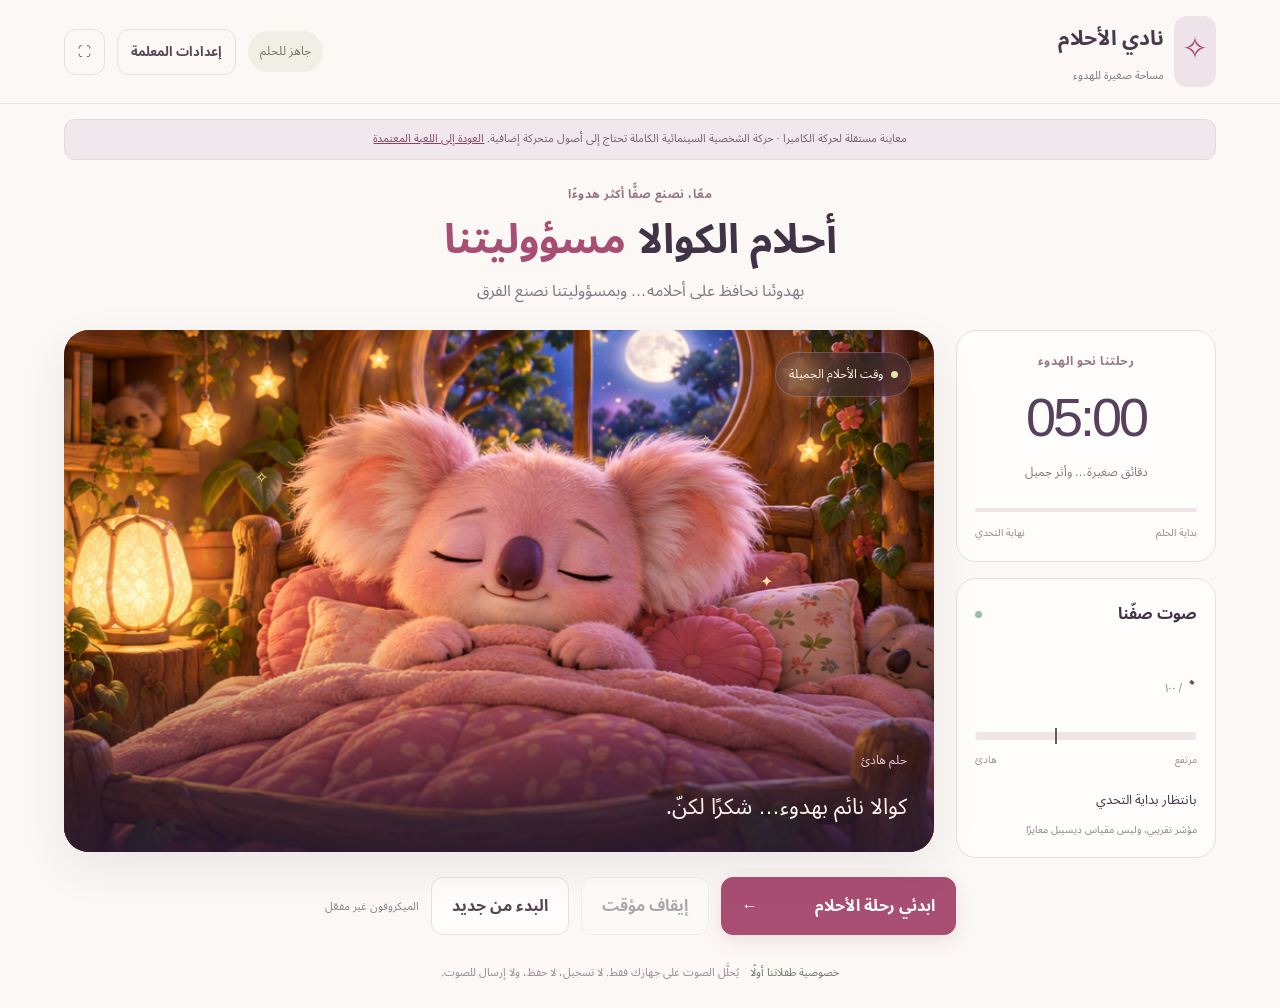
<file: koala-camera/index.html>
<!doctype html><html lang="ar" dir="rtl"><head><meta charset="utf-8"><meta name="viewport" content="width=device-width,initial-scale=1"><meta name="theme-color" content="#302539"><title>أحلام الكوالا مسؤوليتنا</title><link rel="stylesheet" href="style.css"><link rel="stylesheet" href="../koala/ending.css"><link rel="stylesheet" href="camera.css"></head><body>
<header class="mast"><a class="brand" href="./"><span class="brand-icon">✧</span> نادي الأحلام <small>مساحة صغيرة للهدوء</small></a><div class="top-actions"><span id="sourceBadge" class="badge">جاهز للحلم</span><button id="settingsBtn" class="icon-button">إعدادات المعلمة</button><button id="fullscreen" class="icon-button" aria-label="ملء الشاشة">⛶</button></div></header>
<main><aside class="experiment-note">معاينة مستقلة لحركة الكاميرا · حركة الشخصية السينمائية الكاملة تحتاج إلى أصول متحركة إضافية. <a href="../koala/">العودة إلى اللعبة المعتمدة</a></aside><section class="intro"><div class="eyebrow">معًا، نصنع صفًّا أكثر هدوءًا</div><h1>أحلام الكوالا <em>مسؤوليتنا</em></h1><p>بهدوئنا نحافظ على أحلامه… وبمسؤوليتنا نصنع الفرق</p></section>
<section class="game-layout"><div class="room" id="room" data-state="sleep" role="img" aria-label="كوالا وردي صغير يستريح في غرفة شجرة دافئة"><div class="art art-sleep"></div><div class="art art-warn"></div><div class="art art-cry"></div><div class="art art-happy"></div><div class="art art-recovery"></div><div class="recovery-paw"></div><div class="ear ear-left"></div><div class="ear ear-right"></div><div class="ambience"></div><div class="room-label"><span class="dot"></span><span id="sceneLabel">وقت الأحلام الجميلة</span></div><div class="sleep-motes" aria-hidden="true"><i>✧</i><i>✧</i><i>✦</i></div><div class="tears" aria-hidden="true"><i></i><i></i><i></i><i></i><i></i><i></i></div><div class="celebration" aria-hidden="true"></div><div class="scene-caption"><span id="stateTag">حلم هادئ</span><p id="status" role="status">كل لحظة هادئة تمنح حلمه جناحين.</p></div></div>
<aside class="dashboard"><div class="timer-card"><div class="eyebrow">رحلتنا نحو الهدوء</div><div id="timer" class="timer" role="timer" dir="ltr">05:00</div><p id="timerHint">دقائق صغيرة… وأثر جميل</p><div class="progress"><i id="progress"></i></div><div class="timer-meta"><span>بداية الحلم</span><span>نهاية التحدي</span></div></div><div class="sound-card"><section id="endingSummary" class="ending-summary" hidden role="status" aria-live="polite" aria-atomic="true"><strong id="score" class="ending-score"></strong><h2 id="resultTitle"></h2><p id="resultText"></p><small id="resultContext"></small><button id="newChallenge" class="primary">تحدٍّ جديد</button></section><div id="liveSound"><div class="card-heading"><h2>صوت صفّنا</h2><span class="live-dot"></span></div><div class="sound-number"><strong id="soundValue">٠</strong><span>/ ١٠٠</span></div><div class="meter"><i id="bar"></i><b id="thresholdMark"></b></div><div class="meter-labels"><span>هادئ</span><span>مرتفع</span></div><p id="soundText">بانتظار بداية التحدي</p><small>مؤشر تقريبي، وليس مقياس ديسيبل معايرًا</small></div></div><div class="encouragement"><span>✦</span><p>نتعلّم الهدوء معًا.<br><strong>وكل محاولة جديدة تصنع فرقًا.</strong></p></div></aside></section>
<nav class="controls" aria-label="التحكم بالتحدي"><button class="primary" id="start">ابدئي رحلة الأحلام <span>←</span></button><button id="pause" disabled>إيقاف مؤقت</button><button id="restart">البدء من جديد</button><span id="micStatus" role="status">الميكروفون غير مفعّل</span></nav>
<section id="demoControls" class="demo-controls" hidden aria-label="محاكاة الصف"><span>مختبر الأحلام · عرض تجريبي</span><button data-demo="quiet">صف هادئ</button><button data-demo="rising">ضوضاء متزايدة</button><button data-demo="loud">ضوضاء مستمرة</button><button data-demo="recovery">عودة الهدوء</button><button data-demo="finish">إنهاء بالنتيجة الحالية</button><button data-demo="success">تجربة تحقيق الهدف</button><button data-demo="retry">تجربة المحاولة مجددًا</button></section>
<footer><span>خصوصية طفلاتنا أولًا</span> يُحلَّل الصوت على جهازك فقط. لا تسجيل، لا حفظ، ولا إرسال للصوت.</footer></main>
<dialog id="settings"><form id="settingsForm"><div class="dialog-heading"><div><div class="eyebrow">مساحتكِ يا معلمتنا</div><h2>نهيّئ حلمًا جميلًا</h2></div><button type="button" id="closeSettings" aria-label="إغلاق الإعدادات">×</button></div><p class="dialog-intro">اختاري ما يناسب نشاط الصف. يمكننا دائمًا أن نهدأ ونحاول مجددًا.</p><div class="fields"><label for="cameraMode">حركة الكاميرا<select id="cameraMode"><option value="cinematic" selected>سينمائية</option><option value="fixed">ثابتة</option></select><small id="cameraMotionNote">حركة هادئة داخل المشهد فقط.</small></label><label>مدة التحدي <span>١–٣٠ دقيقة</span><input id="minutes" type="number" min="1" max="30" step="1" value="5" required></label><label for="successTarget">هدف وقت الهدوء <span>٪ من مدة التحدي</span><input id="successTarget" type="number" min="1" max="100" step="1" value="80" required><small>من مدة التحدي، دون احتساب الفترات غير المرصودة هدوءًا.</small></label><label>نشاط الصف<select id="mode"><option value="0.035">أثناء الشرح — هدوء أكبر</option><option value="0.065" selected>أثناء التطبيق — يسمح بالحديث الهادئ</option><option value="0.10">أثناء العمل الجماعي — حديث معتدل</option></select></label><label>استمرار الضوضاء قبل الاستيقاظ <span>ثوانٍ</span><input id="seconds" type="number" min="2" max="20" value="4" required></label><label>مدة الهدوء للتعافي <span>ثوانٍ</span><input id="recovery" type="number" min="2" max="20" value="4" required></label></div><label class="range-label" for="gain">حساسية الميكروفون <output id="gainText">100%</output></label><input id="gain" type="range" min="50" max="250" value="100"><div class="calibration"><div><strong>لصفّكِ بصمته الصوتية</strong><p id="calibrationText">عايري ضجيج الغرفة الطبيعي لمدة ٣ ثوانٍ قبل البدء.</p></div><button type="button" id="calibrate">معايرة الميكروفون</button></div><p id="permission" class="permission" role="status">سيطلب المتصفح إذن الميكروفون عند البدء. يمكنكِ التجربة دونه.</p><div class="dialog-actions"><button type="submit" class="primary" id="micStart">بدء التحدي بالميكروفون</button><button type="button" id="demoStart">التجربة دون ميكروفون</button></div><p class="privacy">يلزم HTTPS أو localhost للميكروفون. الحساسية والمؤشر تقريبيان، ولا يُقيَّم أي طفل على حدة.</p></form></dialog>

<script type="module" src="app.js?v=endings-1"></script><script type="module" src="camera.mjs?v=endings-1"></script></body></html>
</file>
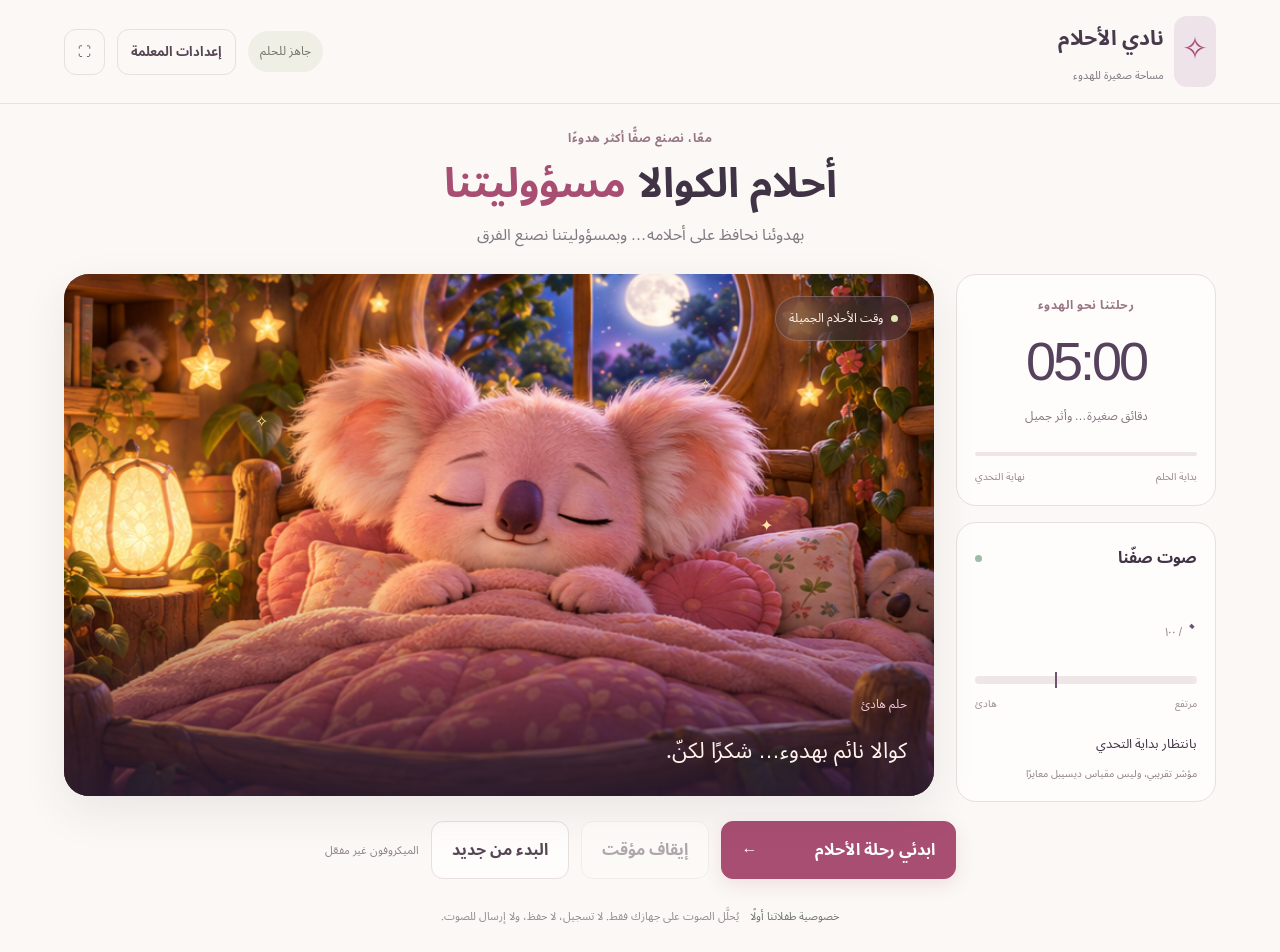
<file: koala/index.html>
<!doctype html><html lang="ar" dir="rtl"><head><meta charset="utf-8"><meta name="viewport" content="width=device-width,initial-scale=1"><meta name="theme-color" content="#302539"><title>أحلام الكوالا مسؤوليتنا</title><link rel="stylesheet" href="style.css"><link rel="stylesheet" href="ending.css"></head><body>
<header class="mast"><a class="brand" href="./"><span class="brand-icon">✧</span> نادي الأحلام <small>مساحة صغيرة للهدوء</small></a><div class="top-actions"><span id="sourceBadge" class="badge">جاهز للحلم</span><button id="settingsBtn" class="icon-button">إعدادات المعلمة</button><button id="fullscreen" class="icon-button" aria-label="ملء الشاشة">⛶</button></div></header>
<main><section class="intro"><div class="eyebrow">معًا، نصنع صفًّا أكثر هدوءًا</div><h1>أحلام الكوالا <em>مسؤوليتنا</em></h1><p>بهدوئنا نحافظ على أحلامه… وبمسؤوليتنا نصنع الفرق</p></section>
<section class="game-layout"><div class="room" id="room" data-state="sleep" role="img" aria-label="كوالا وردي صغير يستريح في غرفة شجرة دافئة"><div class="art art-sleep"></div><div class="art art-warn"></div><div class="art art-cry"></div><div class="art art-happy"></div><div class="art art-recovery"></div><div class="recovery-paw"></div><div class="ear ear-left"></div><div class="ear ear-right"></div><div class="ambience"></div><div class="room-label"><span class="dot"></span><span id="sceneLabel">وقت الأحلام الجميلة</span></div><div class="sleep-motes" aria-hidden="true"><i>✧</i><i>✧</i><i>✦</i></div><div class="tears" aria-hidden="true"><i></i><i></i><i></i><i></i><i></i><i></i></div><div class="celebration" aria-hidden="true"></div><div class="scene-caption"><span id="stateTag">حلم هادئ</span><p id="status" role="status">كل لحظة هادئة تمنح حلمه جناحين.</p></div></div>
<aside class="dashboard"><div class="timer-card"><div class="eyebrow">رحلتنا نحو الهدوء</div><div id="timer" class="timer" role="timer" dir="ltr">05:00</div><p id="timerHint">دقائق صغيرة… وأثر جميل</p><div class="progress"><i id="progress"></i></div><div class="timer-meta"><span>بداية الحلم</span><span>نهاية التحدي</span></div></div><div class="sound-card"><section id="endingSummary" class="ending-summary" hidden role="status" aria-live="polite" aria-atomic="true"><strong id="score" class="ending-score"></strong><h2 id="resultTitle"></h2><p id="resultText"></p><small id="resultContext"></small><button id="newChallenge" class="primary">تحدٍّ جديد</button></section><div id="liveSound"><div class="card-heading"><h2>صوت صفّنا</h2><span class="live-dot"></span></div><div class="sound-number"><strong id="soundValue">٠</strong><span>/ ١٠٠</span></div><div class="meter"><i id="bar"></i><b id="thresholdMark"></b></div><div class="meter-labels"><span>هادئ</span><span>مرتفع</span></div><p id="soundText">بانتظار بداية التحدي</p><small>مؤشر تقريبي، وليس مقياس ديسيبل معايرًا</small></div></div><div class="encouragement"><span>✦</span><p>نتعلّم الهدوء معًا.<br><strong>وكل محاولة جديدة تصنع فرقًا.</strong></p></div></aside></section>
<nav class="controls" aria-label="التحكم بالتحدي"><button class="primary" id="start">ابدئي رحلة الأحلام <span>←</span></button><button id="pause" disabled>إيقاف مؤقت</button><button id="restart">البدء من جديد</button><span id="micStatus" role="status">الميكروفون غير مفعّل</span></nav>
<section id="demoControls" class="demo-controls" hidden aria-label="محاكاة الصف"><span>مختبر الأحلام · عرض تجريبي</span><button data-demo="quiet">صف هادئ</button><button data-demo="rising">ضوضاء متزايدة</button><button data-demo="loud">ضوضاء مستمرة</button><button data-demo="recovery">عودة الهدوء</button><button data-demo="finish">إنهاء بالنتيجة الحالية</button><button data-demo="success">تجربة تحقيق الهدف</button><button data-demo="retry">تجربة المحاولة مجددًا</button></section>
<footer><span>خصوصية طفلاتنا أولًا</span> يُحلَّل الصوت على جهازك فقط. لا تسجيل، لا حفظ، ولا إرسال للصوت.</footer></main>
<dialog id="settings"><form id="settingsForm"><div class="dialog-heading"><div><div class="eyebrow">مساحتكِ يا معلمتنا</div><h2>نهيّئ حلمًا جميلًا</h2></div><button type="button" id="closeSettings" aria-label="إغلاق الإعدادات">×</button></div><p class="dialog-intro">اختاري ما يناسب نشاط الصف. يمكننا دائمًا أن نهدأ ونحاول مجددًا.</p><div class="fields"><label>مدة التحدي <span>١–٣٠ دقيقة</span><input id="minutes" type="number" min="1" max="30" step="1" value="5" required></label><label for="successTarget">هدف وقت الهدوء <span>٪ من مدة التحدي</span><input id="successTarget" type="number" min="1" max="100" step="1" value="80" required><small>من مدة التحدي، دون احتساب الفترات غير المرصودة هدوءًا.</small></label><label>نشاط الصف<select id="mode"><option value="0.035">أثناء الشرح — هدوء أكبر</option><option value="0.065" selected>أثناء التطبيق — يسمح بالحديث الهادئ</option><option value="0.10">أثناء العمل الجماعي — حديث معتدل</option></select></label><label>استمرار الضوضاء قبل الاستيقاظ <span>ثوانٍ</span><input id="seconds" type="number" min="2" max="20" value="4" required></label><label>مدة الهدوء للتعافي <span>ثوانٍ</span><input id="recovery" type="number" min="2" max="20" value="4" required></label></div><label class="range-label" for="gain">حساسية الميكروفون <output id="gainText">100%</output></label><input id="gain" type="range" min="50" max="250" value="100"><div class="calibration"><div><strong>لصفّكِ بصمته الصوتية</strong><p id="calibrationText">عايري ضجيج الغرفة الطبيعي لمدة ٣ ثوانٍ قبل البدء.</p></div><button type="button" id="calibrate">معايرة الميكروفون</button></div><p id="permission" class="permission" role="status">سيطلب المتصفح إذن الميكروفون عند البدء. يمكنكِ التجربة دونه.</p><div class="dialog-actions"><button type="submit" class="primary" id="micStart">بدء التحدي بالميكروفون</button><button type="button" id="demoStart">التجربة دون ميكروفون</button></div><p class="privacy">يلزم HTTPS أو localhost للميكروفون. الحساسية والمؤشر تقريبيان، ولا يُقيَّم أي طفل على حدة.</p></form></dialog>

<script type="module" src="app.js?v=endings-1"></script></body></html>
</file>
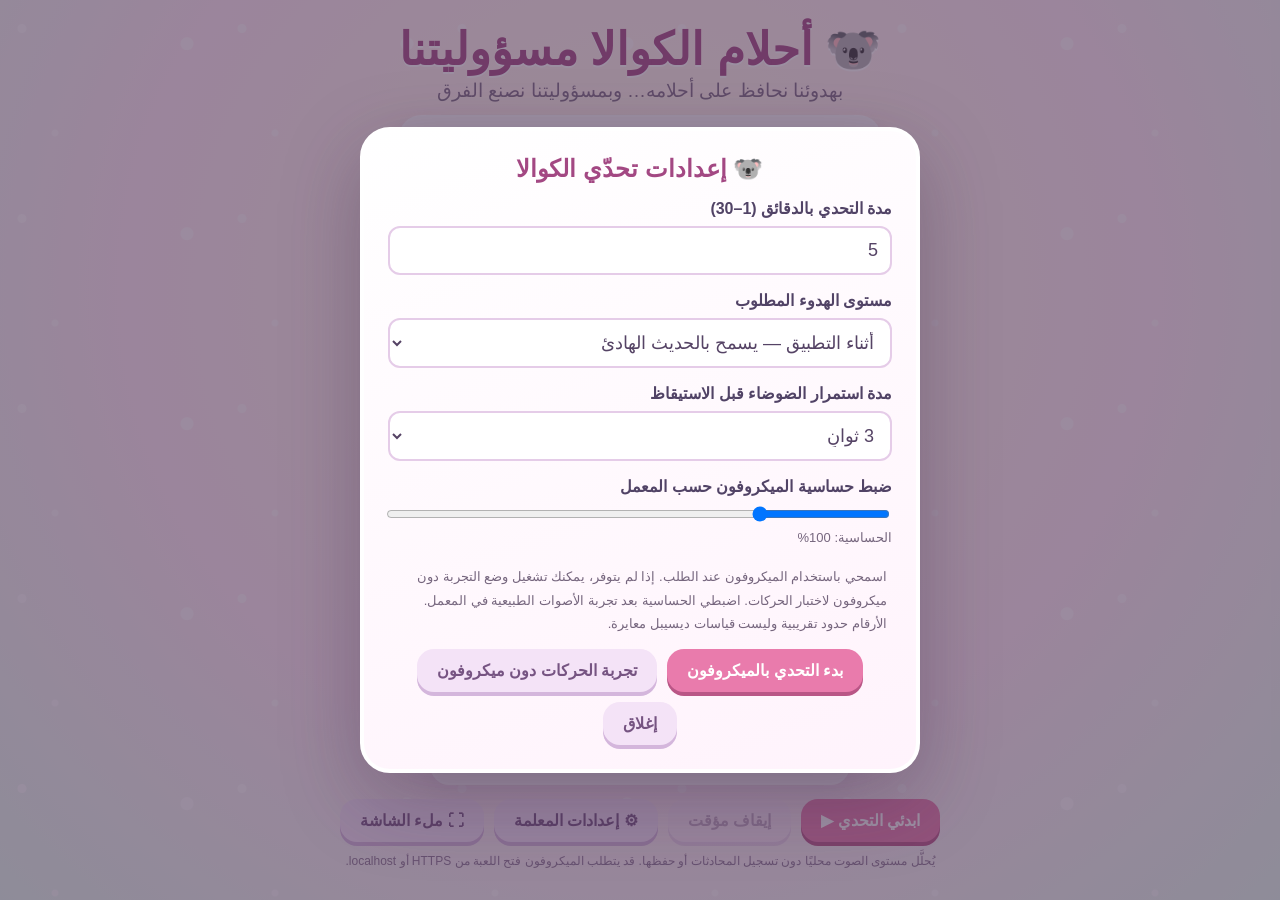
<file: koala/prototype.html>
<!doctype html><html lang="ar" dir="rtl"><head><meta charset="utf-8"><meta name="viewport" content="width=device-width,initial-scale=1"><title>أحلام الكوالا مسؤوليتنا</title><style>
:root{font-family:'Tahoma','Arial',sans-serif;color:#514366}*{box-sizing:border-box}body{margin:0;min-height:100vh;background:radial-gradient(ellipse at 50% 30%,#fff5de,#f7e8ff 58%,#d4f2e9);overflow-x:hidden}.scene{min-height:100vh;position:relative;display:flex;flex-direction:column;align-items:center;padding:18px 18px 32px;overflow:hidden}.scene:before{content:'';position:absolute;inset:0;background:radial-gradient(circle at 10% 15%,#fff9 0 4px,transparent 5px),radial-gradient(circle at 85% 23%,#fff9 0 6px,transparent 7px),radial-gradient(circle at 25% 70%,#fff8 0 3px,transparent 4px);background-size:220px 190px;pointer-events:none}.top{z-index:2;text-align:center}h1{margin:5px 0 3px;font-size:clamp(25px,4vw,45px);color:#a34883;text-shadow:0 2px #fff}p{margin:5px}.sub{color:#7b6c83;font-size:clamp(13px,1.6vw,19px)}.status{margin:13px auto 0;background:#ffffffd9;border:2px solid #fff;padding:9px 20px;border-radius:25px;font-size:19px;max-width:95vw;box-shadow:0 8px 22px #bda6ca35}.time{font:900 clamp(40px,6vw,76px) Tahoma,Arial,sans-serif;color:#7d5aab;letter-spacing:2px;text-shadow:0 4px white}.center{z-index:1;width:min(680px,95vw);position:relative;display:flex;justify-content:center;align-items:center;flex:1;min-height:360px}.halo{position:absolute;width:min(560px,90vw);height:330px;border-radius:50%;background:radial-gradient(ellipse,#fff7db 0%,#ffdfed 45%,#ffffff00 75%);filter:blur(7px)}.bed{position:absolute;bottom:8%;width:75%;height:85px;border-radius:50%;background:linear-gradient(#caa3d5,#9779bd);box-shadow:0 20px 0 #7c699c,0 27px 22px #86659a55}.pillow{position:absolute;bottom:21%;width:57%;height:78px;border-radius:50%;background:linear-gradient(white,#f3d8ed);box-shadow:0 8px 16px #c98bb955}.koala{position:relative;z-index:1;width:min(360px,74vw);height:auto;filter:drop-shadow(0 15px 16px #b86d9d45);transform-origin:50% 76%;animation:breathe 3.3s ease-in-out infinite}.koala.warn{animation:stir .5s ease-in-out infinite alternate}.koala.upset{animation:shiver .4s ease-in-out infinite alternate}.koala.happy{animation:jump .8s ease-in-out infinite}.eye-open,.tear,.smile,.mouth-sad,.arm-head{opacity:0}.koala.upset .eye-open,.koala.happy .eye-open,.koala.upset .tear,.koala.upset .mouth-sad,.koala.upset .arm-head,.koala.happy .smile{opacity:1}.koala.upset .eye-sleep,.koala.happy .eye-sleep,.koala.upset .mouth-sleep,.koala.happy .mouth-sleep{opacity:0}.koala.upset .arm-rest{opacity:0}.koala.upset .tear{animation:drop 1.3s infinite}.meter{z-index:2;background:#fffc;border:2px solid white;border-radius:20px;padding:12px 18px;width:min(420px,90vw);box-shadow:0 8px 25px #b7a0be30}.meterlabel{display:flex;justify-content:space-between;font-size:14px;margin-bottom:8px}.track{height:17px;background:#eee4f0;border-radius:20px;overflow:hidden;direction:ltr}.fill{height:100%;width:0%;background:linear-gradient(90deg,#76d8a2,#f6d97d,#f091a8);border-radius:20px;transition:width .2s}.actions{z-index:3;display:flex;gap:10px;flex-wrap:wrap;justify-content:center;margin-top:14px}button{cursor:pointer;border:0;background:#ab6ac3;color:white;padding:12px 20px;border-radius:17px;font-weight:bold;font-size:16px;box-shadow:0 4px 0 #87519c}button:active{transform:translateY(3px);box-shadow:0 1px 0 #87519c}button.secondary{background:#f4e3f7;color:#765482;box-shadow:0 4px 0 #d4b6dc}button.pink{background:#e97bac;box-shadow:0 4px 0 #b95686}button:disabled{opacity:.45;cursor:not-allowed}.panel{position:fixed;inset:0;background:#4730528a;z-index:10;display:flex;align-items:center;justify-content:center;padding:15px}.panel.hidden{display:none}.dialog{background:linear-gradient(160deg,#fff,#fff3fc);border:4px solid white;border-radius:30px;width:min(560px,95vw);max-height:92vh;overflow:auto;padding:24px;box-shadow:0 25px 80px #42284a55}.dialog h2{color:#a34883;text-align:center;margin:0 0 10px}.field{margin:16px 0}.field label{display:block;font-weight:bold;margin-bottom:8px}.field input[type=number],.field select{width:100%;border:2px solid #e5cce8;border-radius:12px;padding:12px;font-size:18px;background:white;color:#554365}.note{font-size:13px;line-height:1.8;color:#76667e}.result{display:none;z-index:4;position:absolute;inset:10% 10%;background:#fffef4f2;border:4px solid #f6d4e7;border-radius:35px;align-items:center;justify-content:center;flex-direction:column;text-align:center;padding:20px;box-shadow:0 18px 40px #af82a255}.result.show{display:flex}.result h2{font-size:clamp(25px,4vw,42px);color:#b9578e}.result p{font-size:20px;line-height:1.7}.foot{z-index:2;color:#8b7792;font-size:12px;text-align:center;margin-top:12px}.stars{position:absolute;font-size:34px;top:13%;left:18%;animation:twinkle 2s infinite alternate}.stars2{left:auto;right:17%;top:28%;animation-delay:.6s}@keyframes breathe{50%{transform:translateY(5px) scale(1.015)}}@keyframes stir{from{transform:rotate(-2deg)}to{transform:rotate(2deg)}}@keyframes shiver{from{transform:translateX(-3px)}to{transform:translateX(3px)}}@keyframes jump{50%{transform:translateY(-24px) rotate(3deg)}}@keyframes drop{50%{transform:translateY(9px);opacity:.7}}@keyframes twinkle{to{opacity:.3;transform:scale(.7)}}@media(max-height:730px){.center{min-height:260px}.koala{width:min(275px,65vw)}.bed{bottom:0}.pillow{bottom:13%}} 
/* تعبير البيئة بحسب الحالة */
.scene{transition:background 1.2s ease,filter .8s ease;background:radial-gradient(ellipse at 50% 32%,#fff9e6,#ffe9f3 56%,#e3f9ed)}
.scene.state-warn{background:radial-gradient(ellipse at 50% 32%,#f7e7f3,#e4d9f2 58%,#c8c6e3)}
.scene.state-upset{background:radial-gradient(ellipse at 50% 32%,#c9b9d7,#998aaa 58%,#6f728f)}
.scene.state-upset .stars{opacity:.12;animation:none}
.scene.state-upset .halo{background:radial-gradient(ellipse,#ead6e8 0%,#ad9cbf 48%,#ffffff00 76%)}
.scene.state-upset .bed{filter:brightness(.8)}
.scene.state-happy{background:radial-gradient(ellipse at 50% 32%,#fff5b9,#ffe0ef 52%,#c6f8e5)}
.koala:not(.upset) .tear{opacity:0!important;animation:none!important}
@media(prefers-reduced-motion:reduce){.koala,.stars,.tear{animation:none!important}}
</style></head><body><main class="scene"><header class="top"><h1>🐨 أحلام الكوالا مسؤوليتنا</h1><div class="sub">بهدوئنا نحافظ على أحلامه… وبمسؤوليتنا نصنع الفرق</div><div class="status" id="status" aria-live="polite">اضبطي المؤقت ثم ابدئي التحدي</div><div class="time" id="timer">05:00</div></header><section class="center"><div class="halo"></div><div class="stars" aria-hidden="true">✦</div><div class="stars stars2" aria-hidden="true">✧</div><div class="bed"></div><div class="pillow"></div><svg id="koala" class="koala" viewBox="0 0 420 405" role="img" aria-label="كوالا وردي لطيف نائم"><defs><radialGradient id="fur"><stop stop-color="#ffe3ef"/><stop offset=".7" stop-color="#f5a5ce"/><stop offset="1" stop-color="#d777ac"/></radialGradient><radialGradient id="ear"><stop stop-color="#f9c5dc"/><stop offset="1" stop-color="#b55b96"/></radialGradient><linearGradient id="belly" x2="0" y2="1"><stop stop-color="#fff7fb"/><stop offset="1" stop-color="#f6b6d7"/></linearGradient><filter id="soft"><feGaussianBlur stdDeviation="1"/></filter></defs><ellipse cx="210" cy="324" rx="122" ry="70" fill="url(#fur)"/><ellipse cx="210" cy="330" rx="75" ry="46" fill="url(#belly)"/><ellipse cx="95" cy="125" rx="75" ry="84" fill="url(#fur)"/><ellipse cx="325" cy="125" rx="75" ry="84" fill="url(#fur)"/><ellipse cx="95" cy="125" rx="50" ry="58" fill="url(#ear)"/><ellipse cx="325" cy="125" rx="50" ry="58" fill="url(#ear)"/><ellipse cx="210" cy="188" rx="146" ry="148" fill="url(#fur)"/><path d="M153 66 Q178 35 196 58 Q214 28 231 58 Q250 42 272 72" fill="#f8b7d6"/><ellipse cx="149" cy="245" rx="25" ry="15" fill="#ee7eae" opacity=".6"/><ellipse cx="273" cy="245" rx="25" ry="15" fill="#ee7eae" opacity=".6"/><g class="eye-sleep" fill="none" stroke="#7c506e" stroke-width="7" stroke-linecap="round"><path d="M128 196 Q155 221 183 194"/><path d="M237 194 Q264 221 292 196"/></g><g class="eye-open"><ellipse cx="155" cy="197" rx="22" ry="29" fill="#fff"/><ellipse cx="265" cy="197" rx="22" ry="29" fill="#fff"/><ellipse cx="156" cy="201" rx="14" ry="21" fill="#49304e"/><ellipse cx="264" cy="201" rx="14" ry="21" fill="#49304e"/><circle cx="161" cy="192" r="6" fill="#fff"/><circle cx="269" cy="192" r="6" fill="#fff"/></g><ellipse cx="210" cy="237" rx="39" ry="52" fill="#74506e"/><ellipse cx="198" cy="220" rx="13" ry="19" fill="#a883a0" opacity=".55"/><path class="mouth-sleep" d="M197 289 Q210 298 224 289" fill="none" stroke="#885c77" stroke-width="5" stroke-linecap="round"/><path class="mouth-sad" d="M196 300 Q210 275 226 300" fill="none" stroke="#7c4c6b" stroke-width="6" stroke-linecap="round"/><path class="smile" d="M179 285 Q210 330 242 285" fill="none" stroke="#7c4c6b" stroke-width="7" stroke-linecap="round"/><g class="tear" fill="#79c9ed"><path d="M122 229 Q103 261 122 265 Q142 261 122 229"/><path d="M299 229 Q280 261 299 265 Q318 261 299 229"/></g><g class="arm-rest"><ellipse cx="113" cy="320" rx="42" ry="30" fill="url(#fur)" transform="rotate(-20 113 320)"/><ellipse cx="306" cy="320" rx="42" ry="30" fill="url(#fur)" transform="rotate(20 306 320)"/></g><g class="arm-head"><ellipse cx="100" cy="240" rx="27" ry="64" fill="url(#fur)" transform="rotate(27 100 240)"/><ellipse cx="320" cy="240" rx="27" ry="64" fill="url(#fur)" transform="rotate(-27 320 240)"/></g><ellipse cx="135" cy="370" rx="41" ry="25" fill="url(#fur)"/><ellipse cx="285" cy="370" rx="41" ry="25" fill="url(#fur)"/></svg><div class="result" id="result"><h2 id="resultTitle">أحسنتن!</h2><p id="resultText"></p><button class="pink" onclick="openSettings()">تحدٍّ جديد 🩷</button></div></section><section class="meter"><div class="meterlabel"><strong>مستوى الصوت</strong><span id="soundText">بانتظار الميكروفون</span></div><div class="track"><div id="bar" class="fill"></div></div></section><nav class="actions"><button id="start" class="pink" onclick="startChallenge()">ابدئي التحدي ▶</button><button id="pause" class="secondary" onclick="togglePause()" disabled>إيقاف مؤقت</button><button class="secondary" onclick="openSettings()">⚙ إعدادات المعلمة</button><button class="secondary" onclick="toggleFullScreen()">⛶ ملء الشاشة</button></nav><footer class="foot" id="foot">يُحلَّل مستوى الصوت محليًا دون تسجيل المحادثات أو حفظها. قد يتطلب الميكروفون فتح اللعبة من HTTPS أو localhost.</footer></main><div class="panel" id="panel"><div class="dialog"><h2>🐨 إعدادات تحدّي الكوالا</h2><div class="field"><label for="minutes">مدة التحدي بالدقائق (1–30)</label><input type="number" id="minutes" value="5" min="1" max="30"></div><div class="field"><label for="mode">مستوى الهدوء المطلوب</label><select id="mode"><option value="0.035">أثناء الشرح — هدوء أكبر</option><option value="0.065" selected>أثناء التطبيق — يسمح بالحديث الهادئ</option><option value="0.10">أثناء العمل الجماعي — حديث معتدل</option></select></div><div class="field"><label for="seconds">مدة استمرار الضوضاء قبل الاستيقاظ</label><select id="seconds"><option value="2">ثانيتان</option><option value="3" selected>3 ثوانٍ</option><option value="5">5 ثوانٍ</option></select></div><div class="field"><label for="gain">ضبط حساسية الميكروفون حسب المعمل</label><input id="gain" type="range" min="50" max="250" value="100" style="width:100%"><div class="note" id="gainText">الحساسية: 100%</div></div><p class="note">اسمحي باستخدام الميكروفون عند الطلب. إذا لم يتوفر، يمكنك تشغيل وضع التجربة دون ميكروفون لاختبار الحركات. اضبطي الحساسية بعد تجربة الأصوات الطبيعية في المعمل. الأرقام حدود تقريبية وليست قياسات ديسيبل معايرة.</p><div class="actions"><button class="pink" onclick="startChallenge()">بدء التحدي بالميكروفون</button><button class="secondary" onclick="startDemo()">تجربة الحركات دون ميكروفون</button><button class="secondary" onclick="closeSettings()">إغلاق</button></div></div></div><script>
let total=300,remaining=300,running=false,paused=false,demo=false,context,analyser,stream,raf,lastTick=0,highFor=0,calmFor=0,noisySeconds=0,warningSeconds=0,frames=0,level=0,state='sleep',threshold=.065,noiseHold=3,ended=false;const $=id=>document.getElementById(id);function format(t){let s=Math.max(0,Math.ceil(t));return String(Math.floor(s/60)).padStart(2,'0')+':'+String(s%60).padStart(2,'0')}function setState(s){if(state===s)return;state=s;document.querySelector('.scene').classList.remove('state-sleep','state-warn','state-upset','state-happy');document.querySelector('.scene').classList.add('state-'+s);$('koala').className.baseVal='koala '+(s==='sleep'?'':s);let messages={sleep:'كوالا نائم بهدوء… شكرًا لكنّ 🌙',warn:'ششش… كوالا بدأ يتقلب في نومه 💤',upset:'استيقظ كوالا! لنساعده على العودة للنوم 🩷',happy:'كوالا سعيد بمسؤوليتكن! ⭐'};$('status').textContent=messages[s]}function stopAudio(){if(stream){stream.getTracks().forEach(t=>t.stop());stream=null}if(context){context.close().catch(()=>{});context=null}analyser=null}function stopChallenge(){running=false;cancelAnimationFrame(raf);stopAudio();$('pause').disabled=true;$('start').disabled=false}function reset(){stopChallenge();ended=false;paused=false;highFor=0;calmFor=0;noisySeconds=0;warningSeconds=0;frames=0;level=0;state='';setState('sleep');$('result').classList.remove('show');total=Math.min(30,Math.max(1,Number($('minutes').value)||5))*60;remaining=total;threshold=Number($('mode').value);noiseHold=Number($('seconds').value);$('timer').textContent=format(remaining);$('bar').style.width='0%';$('soundText').textContent='بانتظار الميكروفون';$('pause').textContent='إيقاف مؤقت'}function openSettings(){reset();$('panel').classList.remove('hidden')}function closeSettings(){$('panel').classList.add('hidden')}async function startChallenge(){reset();demo=false;try{if(!navigator.mediaDevices?.getUserMedia)throw Error('المتصفح لا يسمح باستخدام الميكروفون هنا. افتحي الملف عبر HTTPS أو localhost.');stream=await navigator.mediaDevices.getUserMedia({audio:{echoCancellation:false,noiseSuppression:false,autoGainControl:false},video:false});context=new(window.AudioContext||window.webkitAudioContext)();await context.resume();analyser=context.createAnalyser();analyser.fftSize=2048;analyser.smoothingTimeConstant=.5;context.createMediaStreamSource(stream).connect(analyser);begin()}catch(e){stopAudio();$('status').textContent='تعذّر تشغيل الميكروفون: '+e.message;alert('تعذّر تشغيل الميكروفون. قد تحتاج اللعبة إلى تشغيلها عبر HTTPS أو localhost ومنح إذن الميكروفون.\n'+e.message);$('panel').classList.remove('hidden')}}function startDemo(){reset();demo=true;begin();$('soundText').textContent='وضع تجريبي — لا يقيس الصف';$('foot').textContent='وضع التجربة: استخدمي الأزرار أدناه لمحاكاة الضوضاء. لا يجري قياس الصوت.';let demoBtns=document.getElementById('demoBtns');if(!demoBtns){demoBtns=document.createElement('div');demoBtns.id='demoBtns';demoBtns.className='actions';demoBtns.innerHTML='<button class="secondary" onclick="demoNoise=true">🔊 محاكاة ضوضاء</button><button class="secondary" onclick="demoNoise=false">🌙 عودة الهدوء</button>';document.querySelector('.actions').after(demoBtns)}demoBtns.style.display='flex'}let demoNoise=false;function begin(){closeSettings();running=true;paused=false;$('start').disabled=true;$('pause').disabled=false;lastTick=performance.now();raf=requestAnimationFrame(tick)}function togglePause(){if(!running)return;paused=!paused;$('pause').textContent=paused?'استئناف':'إيقاف مؤقت';$('status').textContent=paused?'التحدي متوقف مؤقتًا':('كوالا ينتظر هدوءكن 🩷');lastTick=performance.now()}function tick(now){if(!running)return;let dt=Math.min(.1,(now-lastTick)/1000||0);lastTick=now;if(!paused){remaining-=dt;let rms=0;if(demo){rms=demoNoise?.14:.01}else if(analyser){let arr=new Float32Array(analyser.fftSize);analyser.getFloatTimeDomainData(arr);let sum=0;for(let x of arr)sum+=x*x;rms=Math.sqrt(sum/arr.length)*Number($('gain').value)/100}level=rms;$('bar').style.width=Math.min(100,rms/.18*100)+'%';if(!demo)$('soundText').textContent=rms>threshold?'الصوت مرتفع':'مستوى مناسب';if(rms>threshold){highFor+=dt;calmFor=0;noisySeconds+=dt;if(highFor>=noiseHold)setState('upset');else if(highFor>=.8)setState('warn')}else{highFor=Math.max(0,highFor-dt*.7);calmFor+=dt;if(calmFor>=2)setState('sleep')}if(remaining<=0){finish();return}$('timer').textContent=format(remaining)}raf=requestAnimationFrame(tick)}function finish(){remaining=0;$('timer').textContent='00:00';stopChallenge();setState('happy');$('result').classList.add('show');let good=Math.max(0,Math.round((1-noisySeconds/total)*100));$('resultTitle').textContent='أحسنتن يا صديقات كوالا! 🌟';$('resultText').textContent='شكرًا لأنكن حاولتن الحفاظ على الهدوء واحترام راحة الآخرين!\nنسبة الوقت ضمن مستوى الصوت المطلوب تقريبًا: '+good+'٪';$('resultText').style.whiteSpace='pre-line';$('foot').textContent='المؤشر تقريبي ويعتمد على الميكروفون ومكانه، وليس تقييمًا لكل طالبة على حدة.'}function toggleFullScreen(){if(!document.fullscreenElement)document.documentElement.requestFullscreen?.();else document.exitFullscreen?.()}$('gain').addEventListener('input',()=>{$('gainText').textContent='الحساسية: '+$('gain').value+'%'});$('minutes').addEventListener('change',()=>{if(!running){remaining=Math.min(30,Math.max(1,Number($('minutes').value)||5))*60;$('timer').textContent=format(remaining)}});window.addEventListener('beforeunload',stopAudio);
</script></body></html>
</file>
<file: koala-camera/style.css>
@font-face{font-family:DreamArabic;src:url(../koala/assets/arabic-regular.ttf);font-weight:400 500;font-display:swap}@font-face{font-family:DreamArabic;src:url(../koala/assets/arabic-bold.ttf);font-weight:700 800;font-display:swap}
:root{font-family:DreamArabic,Tahoma,Arial,sans-serif;color:#403345;background:#fbf8f5;font-synthesis:none;--rose:#a84e72;--muted:#827781;--line:#e8dfdf}*{box-sizing:border-box}body{margin:0}button,input,select{font:inherit}button{min-height:46px;cursor:pointer;border:1px solid var(--line);border-radius:12px;padding:11px 20px;background:#fffdfb;color:#554555;font-weight:700;transition:background .2s,transform .2s}button:hover{background:#f6e8ef;transform:translateY(-1px)}button:focus-visible,input:focus-visible,select:focus-visible{outline:3px solid #925bb9;outline-offset:3px}button:disabled{opacity:.45;cursor:default;transform:none}.primary{background:#a84e72;color:white;border-color:#a84e72;box-shadow:0 6px 18px #a84e7224}.primary:hover{background:#8d3e5e}.mast{max-width:1440px;margin:auto;padding:24px 5%;display:flex;align-items:center;justify-content:space-between;border-bottom:1px solid var(--line)}.brand{text-decoration:none;color:#49394c;font-size:21px;font-weight:800;display:grid;grid-template-columns:42px auto;column-gap:10px}.brand-icon{grid-row:span 2;background:#eee3e8;border-radius:13px;color:var(--rose);font-size:31px;text-align:center}.brand small{font-size:11px;font-weight:500;color:var(--muted);margin-top:4px}.top-actions{display:flex;align-items:center;gap:12px}.icon-button{background:transparent;padding:8px 13px;font-size:13px;min-height:40px}.badge{font-size:12px;color:#747568;background:#efefe5;padding:8px 12px;border-radius:30px}main{max-width:1360px;padding:0 5%;margin:auto}.intro{text-align:center;padding:33px 0 27px}.eyebrow{font-size:12px;letter-spacing:.5px;color:#977584;font-weight:700}h1{font-size:clamp(30px,3.2vw,46px);margin:10px 0;font-weight:800;line-height:1.3}h1 em{font-style:normal;color:var(--rose)}.intro p{color:var(--muted);font-size:16px;margin:0}.game-layout{display:grid;grid-template-columns:minmax(0,1fr) 260px;gap:22px;direction:ltr}.room{direction:rtl;aspect-ratio:4/3;position:relative;overflow:hidden;border-radius:25px;background:#704f6b;isolation:isolate;box-shadow:0 16px 45px #48334116}.art{position:absolute;inset:-1.5%;background-image:url('../koala/assets/dreams.png');background-size:200% 200%;transition:opacity 1.5s,filter 2s;will-change:transform;opacity:0}.art-sleep{background-position:0 0;opacity:1;animation:breathe 5s ease-in-out infinite}.art-warn{background-position:100% 0}.art-cry{background-position:0 100%}.art-happy{background-position:100% 100%}.room[data-state=warn] .art-sleep,.room[data-state=cry] .art-sleep,.room[data-state=happy] .art-sleep{opacity:0}.room[data-state=warn] .art-warn,.room[data-state=cry] .art-cry,.room[data-state=happy] .art-happy{opacity:1}.room[data-state=warn] .art-warn{animation:stir 3s ease-in-out infinite}.room[data-state=cry] .art-cry{animation:sob 2s ease-in-out infinite}.room[data-state=recovery] .art-sleep{filter:brightness(1.08);animation:breathe 5s ease-in-out infinite}.room[data-state=happy] .art-happy{animation:joy 3s ease-in-out infinite}.ambience{position:absolute;inset:0;background:linear-gradient(transparent 60%,#291d37c9);pointer-events:none}.room-label{position:absolute;top:22px;right:22px;display:flex;gap:8px;align-items:center;color:#fff5ed;font-size:12px;background:#38283d70;backdrop-filter:blur(12px);padding:9px 13px;border:1px solid #ffffff30;border-radius:30px}.dot,.live-dot{width:7px;height:7px;background:#dce8ac;border-radius:50%;display:inline-block}.scene-caption{position:absolute;bottom:22px;right:27px;left:27px;color:#fff3ec;text-align:right;pointer-events:none}.scene-caption span{font-size:12px;color:#f4c8da}.scene-caption p{font-size:clamp(16px,1.8vw,22px);margin:8px 0 0}.dashboard{direction:rtl;display:flex;flex-direction:column;gap:16px}.timer-card,.sound-card{border:1px solid var(--line);border-radius:20px;background:#fffdfb;padding:24px}.timer-card{text-align:center}.timer{font:500 clamp(44px,4.7vw,65px) Arial,sans-serif;color:#57425d;letter-spacing:-3px;margin:19px 0 10px;font-variant-numeric:tabular-nums}.timer-card p{font-size:12px;color:var(--muted)}.progress{height:4px;background:#efe5e9;border-radius:4px;margin-top:23px;overflow:hidden;direction:ltr}.progress i{display:block;background:#ba8098;width:0;height:100%}.timer-meta{display:flex;justify-content:space-between;font-size:10px;color:#94858f;margin-top:10px}.card-heading{display:flex;justify-content:space-between;align-items:center}.card-heading h2{font-size:16px;margin:0}.live-dot{background:#99bda6}.sound-number{display:flex;align-items:baseline;gap:5px;margin:16px 0;color:#988c94}.sound-number strong{font-size:33px;color:#69566a;font-weight:500}.sound-number span{font-size:12px}.meter{height:8px;border-radius:9px;background:#eee7e6;position:relative;direction:ltr}.meter i{display:block;height:100%;border-radius:9px;width:0;background:linear-gradient(90deg,#9ec9b4,#dec990,#c77693);transition:width .15s}.meter b{position:absolute;top:-4px;height:16px;width:2px;background:#70546d;left:36%}.meter-labels{display:flex;justify-content:space-between;font-size:10px;color:#988c94;margin-top:9px}.sound-card p{font-size:13px;margin:16px 0 7px}.sound-card small{font-size:10px;color:#8d7f88;line-height:1.8;display:block}.encouragement{display:flex;gap:13px;align-items:center;padding:0 13px;color:#8e697d;flex:1}.encouragement>span{font-size:31px;color:#b79a75}.encouragement p{font-size:12px;line-height:1.9}.encouragement strong{font-weight:500;color:#9a8c94}.controls{display:flex;justify-content:center;gap:12px;align-items:center;flex-wrap:wrap;margin:24px 0 15px}.controls .primary{min-width:235px;display:flex;justify-content:space-between;gap:25px}.controls>span{font-size:11px;color:#8d7f88}.demo-controls{background:#f0e8ee;padding:13px;border-radius:14px;display:flex;align-items:center;justify-content:center;gap:8px;flex-wrap:wrap}.demo-controls[hidden]{display:none}.demo-controls>span{font-size:12px;margin-inline:8px}.demo-controls button{font-size:12px;padding:8px 12px;min-height:42px}.demo-controls button[aria-pressed=true]{background:#734e72;color:white}footer{text-align:center;font-size:11px;color:#978993;padding:18px 0 25px;line-height:1.8}footer span{color:#6c756b;margin-inline-end:8px}dialog{border:1px solid #e4d6df;border-radius:25px;padding:30px;background:#fffcfa;color:#4c394e;width:min(650px,calc(100% - 28px));max-height:90dvh;box-shadow:0 30px 100px #23152d45}dialog::backdrop{background:#261e35a8;backdrop-filter:blur(7px)}.dialog-heading{display:flex;align-items:center;justify-content:space-between}.dialog-heading h2{font-size:27px;margin:6px 0}.dialog-heading button{font-size:23px;padding:4px 15px}.dialog-intro{font-size:14px;line-height:1.8;color:#8c7b86;margin-bottom:22px}.fields{display:grid;grid-template-columns:1fr 1fr;gap:20px}label{font-size:13px;font-weight:700;display:block}label span{font-size:10px;color:#8c7b86;font-weight:400;margin-inline-start:5px}input[type=number],select{display:block;width:100%;margin-top:8px;background:white;border:1px solid #e1d6df;border-radius:10px;padding:12px;color:#57445b;min-height:47px;font-size:13px}input[type=range]{width:100%;accent-color:#a84e72;margin:17px 0}.range-label{display:flex;justify-content:space-between;margin-top:23px}.calibration{display:flex;align-items:center;gap:14px;background:#f3eeee;border-radius:13px;padding:15px;margin-top:10px}.calibration strong{font-size:13px}.calibration p{font-size:11px;line-height:1.7;margin:7px 0 0;color:#7e6c79}.calibration button{font-size:11px;white-space:nowrap}.permission{font-size:12px;line-height:1.8;color:#826778}.dialog-actions{display:flex;gap:10px;margin-top:20px}.dialog-actions button{flex:1;font-size:13px}.privacy{font-size:10px;color:#8c7b86;line-height:1.8;margin-bottom:0}#result{text-align:center;width:min(540px,calc(100% - 28px))}.result-star{color:#b79054;font-size:65px}#result h2{font-size:32px;color:#a84e72}#result p{line-height:2;font-size:17px}.result-score{padding:20px;background:#f2ebe9;border-radius:15px;margin:20px 0;display:grid;gap:7px}.result-score strong{font-size:38px;color:#a84e72}.result-score span,.result-note{font-size:12px!important;color:#81747f}#result button{margin:5px;font-size:13px}.tears{display:none;position:absolute;inset:0;pointer-events:none}.room[data-state=cry] .tears{display:block}.tears i{position:absolute;left:43%;top:46%;width:9px;height:17px;background:radial-gradient(circle at 35% 30%,#fff 0 8%,#d4f4ffba 23%,#84c6e2b0 70%);border:1px solid #d8f6ffb0;border-radius:65% 35% 65% 35%;transform:rotate(-35deg);animation:tear 1.9s cubic-bezier(.4,0,.8,.5) infinite both;filter:drop-shadow(0 2px 3px #5f9bb980)}.tears i:nth-child(2){animation-delay:-.65s}.tears i:nth-child(3){animation-delay:-1.3s}.tears i:nth-child(n+4){left:56%;animation-duration:2.15s}.tears i:nth-child(4){animation-delay:-.25s}.tears i:nth-child(5){animation-delay:-.95s}.tears i:nth-child(6){animation-delay:-1.65s}.wipe{position:absolute;width:11%;height:8%;left:42%;top:47%;border-radius:40%;background:radial-gradient(ellipse,#ffebf4dc,#e7adc099,transparent 75%);opacity:0;pointer-events:none}.room[data-state=recovery] .wipe{animation:wipe 2.4s ease-in-out 1}.sleep-motes i{position:absolute;left:22%;top:25%;color:#ffe3a5;animation:float 6s infinite;font-style:normal}.sleep-motes i:nth-child(2){left:73%;top:18%;animation-delay:-2s}.sleep-motes i:nth-child(3){left:80%;top:45%;animation-delay:-4s}.room[data-state=cry] .sleep-motes{opacity:.2;transition:opacity 1.5s}.celebration{position:absolute;inset:0;pointer-events:none;display:none}.room[data-state=happy] .celebration{display:block}.celebration i{position:absolute;color:#ffe2a2;font-style:normal;animation:magic 4s ease-out infinite;left:var(--x);top:80%;animation-delay:var(--delay);font-size:var(--size)}body.paused .room *,body.paused .room{animation-play-state:paused!important}@keyframes breathe{50%{transform:scale(1.013) translateY(2px)}}@keyframes stir{40%{transform:rotate(.5deg) scale(1.01)}70%{transform:rotate(-.4deg)}}@keyframes sob{35%{transform:translateY(2px) scale(1.006)}65%{transform:translateX(1px)}}@keyframes joy{50%{transform:translateY(-4px) scale(1.015)}}@keyframes tear{0%{opacity:0;transform:translate(0,-5px) scale(.35) rotate(-35deg)}15%{opacity:.95}55%{opacity:.85;transform:translate(2px,25px) scale(.8) rotate(-25deg)}90%,100%{opacity:0;transform:translate(5px,85px) scale(.55) rotate(-20deg)}}@keyframes wipe{20%,70%{opacity:.9}30%{transform:translateX(20px) rotate(-15deg)}65%{transform:translateX(-8px)}100%{opacity:0}}@keyframes float{50%{transform:translateY(-10px);opacity:.45}}@keyframes magic{0%{transform:translateY(0) rotate(0);opacity:0}20%{opacity:1}100%{transform:translateY(-360px) rotate(160deg);opacity:0}}@media(min-width:1500px){main{max-width:1460px}.game-layout{grid-template-columns:minmax(0,1fr) 290px}}@media(max-width:900px){.game-layout{grid-template-columns:minmax(0,1fr) 215px;gap:14px}.timer-card,.sound-card{padding:18px}.intro{padding:25px 0}.encouragement{display:none}.room{aspect-ratio:1.1}.art{background-size:266.66% 200%;background-position-x:16.66%}.art-warn,.art-happy{background-position-x:83.33%}.tears i{left:40%}.tears i:nth-child(n+4){left:58%}}@media(max-width:650px){.mast{padding:16px 5%}.brand{font-size:17px}.brand small{font-size:9px}.badge{display:none}.top-actions{gap:6px}.icon-button{font-size:11px;padding:8px}.intro p{font-size:12px}.intro .eyebrow{font-size:10px}.intro h1{font-size:29px}.game-layout{display:flex;flex-direction:column}.room{aspect-ratio:4/3;border-radius:18px}.art{background-size:200% 200%;background-position-x:0}.art-warn,.art-happy{background-position-x:100%}.tears i{left:43%;width:6px;height:12px}.tears i:nth-child(n+4){left:56%}.dashboard{display:grid;grid-template-columns:1fr 1fr;gap:12px}.timer-card,.sound-card{padding:15px;border-radius:15px}.timer{font-size:42px;margin:12px 0}.timer-card .eyebrow{font-size:10px}.timer-card p{font-size:10px}.timer-meta{font-size:9px}.sound-number{margin:7px 0}.sound-card small{font-size:9px}.sound-card p{font-size:11px;margin:10px 0 4px}.card-heading h2{font-size:13px}.controls{gap:8px;margin-top:17px}.controls .primary{width:100%;justify-content:center}.controls>button{font-size:12px;flex:1}.controls>span{width:100%;text-align:center;margin-top:5px}.scene-caption{right:18px;bottom:15px}.scene-caption p{font-size:14px}.room-label{top:13px;right:13px;font-size:10px}.fields{gap:14px}dialog{padding:20px}.dialog-heading h2{font-size:24px}.calibration{flex-direction:column;align-items:stretch}.dialog-actions{flex-direction:column}footer{font-size:10px}.tears{--drop:55px}}@media(prefers-reduced-motion:reduce){*,*::before,*::after{scroll-behavior:auto!important;animation:none!important;transition-duration:.01ms!important}.room[data-state=cry] .tears i{opacity:.7}.celebration{display:none!important}}
[hidden]{display:none!important}.ear{position:absolute;inset:-1.5%;background:url('../koala/assets/dreams.png') 0 0/200% 200%;pointer-events:none;opacity:0}.room[data-state=sleep] .ear{opacity:1}.ear-left{clip-path:ellipse(12% 17% at 31% 33%);transform-origin:38% 42%;animation:ear-twitch 9s ease-in-out infinite}.ear-right{clip-path:ellipse(12% 17% at 69% 36%);transform-origin:62% 42%;animation:ear-twitch 11s 2s ease-in-out infinite}@keyframes ear-twitch{0%,68%,78%,100%{transform:rotate(0)}71%,75%{transform:rotate(.9deg)}73%{transform:rotate(-.5deg)}}
@media(prefers-reduced-motion:reduce){.ear{animation:none!important}}
.art-recovery{background-image:url('../koala/assets/recovery.png');background-size:100% 100%;background-position:center}.room[data-state=recovery] .art-sleep{opacity:0}.room[data-state=recovery] .art-recovery{opacity:1;animation:breathe 5s ease-in-out infinite}.recovery-paw{position:absolute;inset:-1.5%;background:url('../koala/assets/recovery.png') center/100% 100%;clip-path:ellipse(9% 12% at 41% 51%);transform-origin:40% 59%;opacity:0;pointer-events:none}.room[data-state=recovery] .recovery-paw{animation:paw-wipe 2.5s ease-in-out both}@keyframes paw-wipe{0%,100%{opacity:0;transform:rotate(0)}35%{opacity:1;transform:rotate(1deg)}65%{opacity:1;transform:rotate(-1deg)}}
@media(min-width:901px) and (max-height:950px){.mast{padding-top:16px;padding-bottom:16px}.intro{padding:22px 0}.intro h1{margin:7px 0}.room{aspect-ratio:auto;min-height:420px;height:58vh}.timer-card,.sound-card{padding:18px}.timer{margin:12px 0;font-size:54px}.encouragement{display:none}.controls{margin:19px 0 10px}}
@media(prefers-reduced-motion:reduce){.room[data-state=recovery] .recovery-paw{animation:none!important}}
.meter-labels{direction:ltr}@media(max-width:650px){.controls .primary{flex:0 0 100%}.controls>button{min-height:48px}}
.art-cry{filter:saturate(.76) brightness(.86)}
</file>
<file: koala/ending.css>
/* Non-blocking result replaces the inactive sound card, never the character. */
.sound-card.ending-active{padding:0;background:transparent;border:0}
.ending-summary{border:1px solid #e3d2dd;border-radius:18px;background:#fffaf5;padding:18px;text-align:center;box-shadow:0 8px 25px #8d617e12;animation:ending-arrive .5s ease both}
.ending-summary .ending-score{display:block;font-size:36px;font-weight:700;line-height:1.4;color:#a84e72}
.ending-summary h2{font-size:16px;margin:8px 0;color:#76516e}
.ending-summary p{font-size:13px;line-height:1.9;margin:6px 0}
.ending-summary small{display:block;font-size:10px;line-height:1.8;color:#827781;margin:8px 0}
.ending-summary button{font-size:13px;width:100%;margin-top:7px}
.ending-summary[data-outcome=retry]{background:#f8f3fa;border-color:#ddd1e4}
.room[data-state=disappointed] .art-sleep{opacity:0}
.room[data-state=disappointed] .art-cry{opacity:1;filter:saturate(.85) brightness(.96);animation:sob 2.7s ease-in-out infinite}
.room[data-state=disappointed] .tears{display:block}
.room[data-state=disappointed] .sleep-motes{opacity:.4}
.room[data-ending=success] .art-happy,.room[data-ending=retry] .art-cry{transition:opacity .45s ease,filter 1.5s ease}
.room[data-ending] .art-sleep{transition:opacity .45s ease}
@keyframes ending-arrive{from{opacity:0;transform:translateY(7px)}to{opacity:1;transform:translateY(0)}}
@media(max-width:650px){.ending-summary{padding:12px}.ending-summary h2{font-size:14px}.ending-summary p{font-size:12px}.ending-summary small{font-size:9px}.ending-summary button{font-size:11px;padding:8px;min-height:44px}.ending-summary .ending-score{font-size:30px}.ending-summary p{margin:4px 0}.ending-summary button{width:auto;min-width:110px}}
@media(prefers-reduced-motion:reduce){.ending-summary{animation:none!important}.room[data-state=disappointed] .tears i{opacity:.7}}

.room[data-state=disappointed] .tears i{animation-duration:2.8s}.room[data-state=disappointed] .tears i:nth-child(n+4){animation-duration:3.1s}

label[for=successTarget] small{display:block;font-size:10px;font-weight:400;color:#827781;line-height:1.8;margin-top:6px}
</file>
<file: koala-camera/camera.css>
/* Experiment only. No camera transforms are applied to the room container or interface. */
.camera-stage{position:absolute;inset:0;transform-origin:50% 43%;transform:scale(1);will-change:transform;pointer-events:none}
.camera-stage.camera-stationary{will-change:auto}
/* Preserve the full reference frame at tablet widths: extra CSS cropping would cut the ears. */
.camera-stage .art{background-size:200% 200%;background-position-x:0}
.camera-stage .art-warn,.camera-stage .art-happy{background-position-x:100%}
.camera-stage .art-recovery{background-size:100% 100%;background-position:center}
.experiment-note{font-size:11px;color:#755c71;background:#f1e8ee;border:1px solid #e5d7df;border-radius:11px;padding:9px 14px;margin-top:15px;line-height:1.9;text-align:center}
.experiment-note a{color:#884466;white-space:nowrap}
#cameraMotionNote{display:block;font-size:10px;font-weight:400;color:#827781;line-height:1.8;margin-top:5px}
@media(prefers-reduced-motion:reduce){.camera-stage{transform:none!important;will-change:auto}}
</file>
<file: koala/style.css>
@font-face{font-family:DreamArabic;src:url(assets/arabic-regular.ttf);font-weight:400 500;font-display:swap}@font-face{font-family:DreamArabic;src:url(assets/arabic-bold.ttf);font-weight:700 800;font-display:swap}
:root{font-family:DreamArabic,Tahoma,Arial,sans-serif;color:#403345;background:#fbf8f5;font-synthesis:none;--rose:#a84e72;--muted:#827781;--line:#e8dfdf}*{box-sizing:border-box}body{margin:0}button,input,select{font:inherit}button{min-height:46px;cursor:pointer;border:1px solid var(--line);border-radius:12px;padding:11px 20px;background:#fffdfb;color:#554555;font-weight:700;transition:background .2s,transform .2s}button:hover{background:#f6e8ef;transform:translateY(-1px)}button:focus-visible,input:focus-visible,select:focus-visible{outline:3px solid #925bb9;outline-offset:3px}button:disabled{opacity:.45;cursor:default;transform:none}.primary{background:#a84e72;color:white;border-color:#a84e72;box-shadow:0 6px 18px #a84e7224}.primary:hover{background:#8d3e5e}.mast{max-width:1440px;margin:auto;padding:24px 5%;display:flex;align-items:center;justify-content:space-between;border-bottom:1px solid var(--line)}.brand{text-decoration:none;color:#49394c;font-size:21px;font-weight:800;display:grid;grid-template-columns:42px auto;column-gap:10px}.brand-icon{grid-row:span 2;background:#eee3e8;border-radius:13px;color:var(--rose);font-size:31px;text-align:center}.brand small{font-size:11px;font-weight:500;color:var(--muted);margin-top:4px}.top-actions{display:flex;align-items:center;gap:12px}.icon-button{background:transparent;padding:8px 13px;font-size:13px;min-height:40px}.badge{font-size:12px;color:#747568;background:#efefe5;padding:8px 12px;border-radius:30px}main{max-width:1360px;padding:0 5%;margin:auto}.intro{text-align:center;padding:33px 0 27px}.eyebrow{font-size:12px;letter-spacing:.5px;color:#977584;font-weight:700}h1{font-size:clamp(30px,3.2vw,46px);margin:10px 0;font-weight:800;line-height:1.3}h1 em{font-style:normal;color:var(--rose)}.intro p{color:var(--muted);font-size:16px;margin:0}.game-layout{display:grid;grid-template-columns:minmax(0,1fr) 260px;gap:22px;direction:ltr}.room{direction:rtl;aspect-ratio:4/3;position:relative;overflow:hidden;border-radius:25px;background:#704f6b;isolation:isolate;box-shadow:0 16px 45px #48334116}.art{position:absolute;inset:-1.5%;background-image:url('assets/dreams.png');background-size:200% 200%;transition:opacity 1.5s,filter 2s;will-change:transform;opacity:0}.art-sleep{background-position:0 0;opacity:1;animation:breathe 5s ease-in-out infinite}.art-warn{background-position:100% 0}.art-cry{background-position:0 100%}.art-happy{background-position:100% 100%}.room[data-state=warn] .art-sleep,.room[data-state=cry] .art-sleep,.room[data-state=happy] .art-sleep{opacity:0}.room[data-state=warn] .art-warn,.room[data-state=cry] .art-cry,.room[data-state=happy] .art-happy{opacity:1}.room[data-state=warn] .art-warn{animation:stir 3s ease-in-out infinite}.room[data-state=cry] .art-cry{animation:sob 2s ease-in-out infinite}.room[data-state=recovery] .art-sleep{filter:brightness(1.08);animation:breathe 5s ease-in-out infinite}.room[data-state=happy] .art-happy{animation:joy 3s ease-in-out infinite}.ambience{position:absolute;inset:0;background:linear-gradient(transparent 60%,#291d37c9);pointer-events:none}.room-label{position:absolute;top:22px;right:22px;display:flex;gap:8px;align-items:center;color:#fff5ed;font-size:12px;background:#38283d70;backdrop-filter:blur(12px);padding:9px 13px;border:1px solid #ffffff30;border-radius:30px}.dot,.live-dot{width:7px;height:7px;background:#dce8ac;border-radius:50%;display:inline-block}.scene-caption{position:absolute;bottom:22px;right:27px;left:27px;color:#fff3ec;text-align:right;pointer-events:none}.scene-caption span{font-size:12px;color:#f4c8da}.scene-caption p{font-size:clamp(16px,1.8vw,22px);margin:8px 0 0}.dashboard{direction:rtl;display:flex;flex-direction:column;gap:16px}.timer-card,.sound-card{border:1px solid var(--line);border-radius:20px;background:#fffdfb;padding:24px}.timer-card{text-align:center}.timer{font:500 clamp(44px,4.7vw,65px) Arial,sans-serif;color:#57425d;letter-spacing:-3px;margin:19px 0 10px;font-variant-numeric:tabular-nums}.timer-card p{font-size:12px;color:var(--muted)}.progress{height:4px;background:#efe5e9;border-radius:4px;margin-top:23px;overflow:hidden;direction:ltr}.progress i{display:block;background:#ba8098;width:0;height:100%}.timer-meta{display:flex;justify-content:space-between;font-size:10px;color:#94858f;margin-top:10px}.card-heading{display:flex;justify-content:space-between;align-items:center}.card-heading h2{font-size:16px;margin:0}.live-dot{background:#99bda6}.sound-number{display:flex;align-items:baseline;gap:5px;margin:16px 0;color:#988c94}.sound-number strong{font-size:33px;color:#69566a;font-weight:500}.sound-number span{font-size:12px}.meter{height:8px;border-radius:9px;background:#eee7e6;position:relative;direction:ltr}.meter i{display:block;height:100%;border-radius:9px;width:0;background:linear-gradient(90deg,#9ec9b4,#dec990,#c77693);transition:width .15s}.meter b{position:absolute;top:-4px;height:16px;width:2px;background:#70546d;left:36%}.meter-labels{display:flex;justify-content:space-between;font-size:10px;color:#988c94;margin-top:9px}.sound-card p{font-size:13px;margin:16px 0 7px}.sound-card small{font-size:10px;color:#8d7f88;line-height:1.8;display:block}.encouragement{display:flex;gap:13px;align-items:center;padding:0 13px;color:#8e697d;flex:1}.encouragement>span{font-size:31px;color:#b79a75}.encouragement p{font-size:12px;line-height:1.9}.encouragement strong{font-weight:500;color:#9a8c94}.controls{display:flex;justify-content:center;gap:12px;align-items:center;flex-wrap:wrap;margin:24px 0 15px}.controls .primary{min-width:235px;display:flex;justify-content:space-between;gap:25px}.controls>span{font-size:11px;color:#8d7f88}.demo-controls{background:#f0e8ee;padding:13px;border-radius:14px;display:flex;align-items:center;justify-content:center;gap:8px;flex-wrap:wrap}.demo-controls[hidden]{display:none}.demo-controls>span{font-size:12px;margin-inline:8px}.demo-controls button{font-size:12px;padding:8px 12px;min-height:42px}.demo-controls button[aria-pressed=true]{background:#734e72;color:white}footer{text-align:center;font-size:11px;color:#978993;padding:18px 0 25px;line-height:1.8}footer span{color:#6c756b;margin-inline-end:8px}dialog{border:1px solid #e4d6df;border-radius:25px;padding:30px;background:#fffcfa;color:#4c394e;width:min(650px,calc(100% - 28px));max-height:90dvh;box-shadow:0 30px 100px #23152d45}dialog::backdrop{background:#261e35a8;backdrop-filter:blur(7px)}.dialog-heading{display:flex;align-items:center;justify-content:space-between}.dialog-heading h2{font-size:27px;margin:6px 0}.dialog-heading button{font-size:23px;padding:4px 15px}.dialog-intro{font-size:14px;line-height:1.8;color:#8c7b86;margin-bottom:22px}.fields{display:grid;grid-template-columns:1fr 1fr;gap:20px}label{font-size:13px;font-weight:700;display:block}label span{font-size:10px;color:#8c7b86;font-weight:400;margin-inline-start:5px}input[type=number],select{display:block;width:100%;margin-top:8px;background:white;border:1px solid #e1d6df;border-radius:10px;padding:12px;color:#57445b;min-height:47px;font-size:13px}input[type=range]{width:100%;accent-color:#a84e72;margin:17px 0}.range-label{display:flex;justify-content:space-between;margin-top:23px}.calibration{display:flex;align-items:center;gap:14px;background:#f3eeee;border-radius:13px;padding:15px;margin-top:10px}.calibration strong{font-size:13px}.calibration p{font-size:11px;line-height:1.7;margin:7px 0 0;color:#7e6c79}.calibration button{font-size:11px;white-space:nowrap}.permission{font-size:12px;line-height:1.8;color:#826778}.dialog-actions{display:flex;gap:10px;margin-top:20px}.dialog-actions button{flex:1;font-size:13px}.privacy{font-size:10px;color:#8c7b86;line-height:1.8;margin-bottom:0}#result{text-align:center;width:min(540px,calc(100% - 28px))}.result-star{color:#b79054;font-size:65px}#result h2{font-size:32px;color:#a84e72}#result p{line-height:2;font-size:17px}.result-score{padding:20px;background:#f2ebe9;border-radius:15px;margin:20px 0;display:grid;gap:7px}.result-score strong{font-size:38px;color:#a84e72}.result-score span,.result-note{font-size:12px!important;color:#81747f}#result button{margin:5px;font-size:13px}.tears{display:none;position:absolute;inset:0;pointer-events:none}.room[data-state=cry] .tears{display:block}.tears i{position:absolute;left:43%;top:46%;width:9px;height:17px;background:radial-gradient(circle at 35% 30%,#fff 0 8%,#d4f4ffba 23%,#84c6e2b0 70%);border:1px solid #d8f6ffb0;border-radius:65% 35% 65% 35%;transform:rotate(-35deg);animation:tear 1.9s cubic-bezier(.4,0,.8,.5) infinite both;filter:drop-shadow(0 2px 3px #5f9bb980)}.tears i:nth-child(2){animation-delay:-.65s}.tears i:nth-child(3){animation-delay:-1.3s}.tears i:nth-child(n+4){left:56%;animation-duration:2.15s}.tears i:nth-child(4){animation-delay:-.25s}.tears i:nth-child(5){animation-delay:-.95s}.tears i:nth-child(6){animation-delay:-1.65s}.wipe{position:absolute;width:11%;height:8%;left:42%;top:47%;border-radius:40%;background:radial-gradient(ellipse,#ffebf4dc,#e7adc099,transparent 75%);opacity:0;pointer-events:none}.room[data-state=recovery] .wipe{animation:wipe 2.4s ease-in-out 1}.sleep-motes i{position:absolute;left:22%;top:25%;color:#ffe3a5;animation:float 6s infinite;font-style:normal}.sleep-motes i:nth-child(2){left:73%;top:18%;animation-delay:-2s}.sleep-motes i:nth-child(3){left:80%;top:45%;animation-delay:-4s}.room[data-state=cry] .sleep-motes{opacity:.2;transition:opacity 1.5s}.celebration{position:absolute;inset:0;pointer-events:none;display:none}.room[data-state=happy] .celebration{display:block}.celebration i{position:absolute;color:#ffe2a2;font-style:normal;animation:magic 4s ease-out infinite;left:var(--x);top:80%;animation-delay:var(--delay);font-size:var(--size)}body.paused .room *,body.paused .room{animation-play-state:paused!important}@keyframes breathe{50%{transform:scale(1.013) translateY(2px)}}@keyframes stir{40%{transform:rotate(.5deg) scale(1.01)}70%{transform:rotate(-.4deg)}}@keyframes sob{35%{transform:translateY(2px) scale(1.006)}65%{transform:translateX(1px)}}@keyframes joy{50%{transform:translateY(-4px) scale(1.015)}}@keyframes tear{0%{opacity:0;transform:translate(0,-5px) scale(.35) rotate(-35deg)}15%{opacity:.95}55%{opacity:.85;transform:translate(2px,25px) scale(.8) rotate(-25deg)}90%,100%{opacity:0;transform:translate(5px,85px) scale(.55) rotate(-20deg)}}@keyframes wipe{20%,70%{opacity:.9}30%{transform:translateX(20px) rotate(-15deg)}65%{transform:translateX(-8px)}100%{opacity:0}}@keyframes float{50%{transform:translateY(-10px);opacity:.45}}@keyframes magic{0%{transform:translateY(0) rotate(0);opacity:0}20%{opacity:1}100%{transform:translateY(-360px) rotate(160deg);opacity:0}}@media(min-width:1500px){main{max-width:1460px}.game-layout{grid-template-columns:minmax(0,1fr) 290px}}@media(max-width:900px){.game-layout{grid-template-columns:minmax(0,1fr) 215px;gap:14px}.timer-card,.sound-card{padding:18px}.intro{padding:25px 0}.encouragement{display:none}.room{aspect-ratio:1.1}.art{background-size:266.66% 200%;background-position-x:16.66%}.art-warn,.art-happy{background-position-x:83.33%}.tears i{left:40%}.tears i:nth-child(n+4){left:58%}}@media(max-width:650px){.mast{padding:16px 5%}.brand{font-size:17px}.brand small{font-size:9px}.badge{display:none}.top-actions{gap:6px}.icon-button{font-size:11px;padding:8px}.intro p{font-size:12px}.intro .eyebrow{font-size:10px}.intro h1{font-size:29px}.game-layout{display:flex;flex-direction:column}.room{aspect-ratio:4/3;border-radius:18px}.art{background-size:200% 200%;background-position-x:0}.art-warn,.art-happy{background-position-x:100%}.tears i{left:43%;width:6px;height:12px}.tears i:nth-child(n+4){left:56%}.dashboard{display:grid;grid-template-columns:1fr 1fr;gap:12px}.timer-card,.sound-card{padding:15px;border-radius:15px}.timer{font-size:42px;margin:12px 0}.timer-card .eyebrow{font-size:10px}.timer-card p{font-size:10px}.timer-meta{font-size:9px}.sound-number{margin:7px 0}.sound-card small{font-size:9px}.sound-card p{font-size:11px;margin:10px 0 4px}.card-heading h2{font-size:13px}.controls{gap:8px;margin-top:17px}.controls .primary{width:100%;justify-content:center}.controls>button{font-size:12px;flex:1}.controls>span{width:100%;text-align:center;margin-top:5px}.scene-caption{right:18px;bottom:15px}.scene-caption p{font-size:14px}.room-label{top:13px;right:13px;font-size:10px}.fields{gap:14px}dialog{padding:20px}.dialog-heading h2{font-size:24px}.calibration{flex-direction:column;align-items:stretch}.dialog-actions{flex-direction:column}footer{font-size:10px}.tears{--drop:55px}}@media(prefers-reduced-motion:reduce){*,*::before,*::after{scroll-behavior:auto!important;animation:none!important;transition-duration:.01ms!important}.room[data-state=cry] .tears i{opacity:.7}.celebration{display:none!important}}
[hidden]{display:none!important}.ear{position:absolute;inset:-1.5%;background:url('assets/dreams.png') 0 0/200% 200%;pointer-events:none;opacity:0}.room[data-state=sleep] .ear{opacity:1}.ear-left{clip-path:ellipse(12% 17% at 31% 33%);transform-origin:38% 42%;animation:ear-twitch 9s ease-in-out infinite}.ear-right{clip-path:ellipse(12% 17% at 69% 36%);transform-origin:62% 42%;animation:ear-twitch 11s 2s ease-in-out infinite}@keyframes ear-twitch{0%,68%,78%,100%{transform:rotate(0)}71%,75%{transform:rotate(.9deg)}73%{transform:rotate(-.5deg)}}
@media(prefers-reduced-motion:reduce){.ear{animation:none!important}}
.art-recovery{background-image:url('assets/recovery.png');background-size:100% 100%;background-position:center}.room[data-state=recovery] .art-sleep{opacity:0}.room[data-state=recovery] .art-recovery{opacity:1;animation:breathe 5s ease-in-out infinite}.recovery-paw{position:absolute;inset:-1.5%;background:url('assets/recovery.png') center/100% 100%;clip-path:ellipse(9% 12% at 41% 51%);transform-origin:40% 59%;opacity:0;pointer-events:none}.room[data-state=recovery] .recovery-paw{animation:paw-wipe 2.5s ease-in-out both}@keyframes paw-wipe{0%,100%{opacity:0;transform:rotate(0)}35%{opacity:1;transform:rotate(1deg)}65%{opacity:1;transform:rotate(-1deg)}}
@media(min-width:901px) and (max-height:950px){.mast{padding-top:16px;padding-bottom:16px}.intro{padding:22px 0}.intro h1{margin:7px 0}.room{aspect-ratio:auto;min-height:420px;height:58vh}.timer-card,.sound-card{padding:18px}.timer{margin:12px 0;font-size:54px}.encouragement{display:none}.controls{margin:19px 0 10px}}
@media(prefers-reduced-motion:reduce){.room[data-state=recovery] .recovery-paw{animation:none!important}}
.meter-labels{direction:ltr}@media(max-width:650px){.controls .primary{flex:0 0 100%}.controls>button{min-height:48px}}
.art-cry{filter:saturate(.76) brightness(.86)}
</file>
